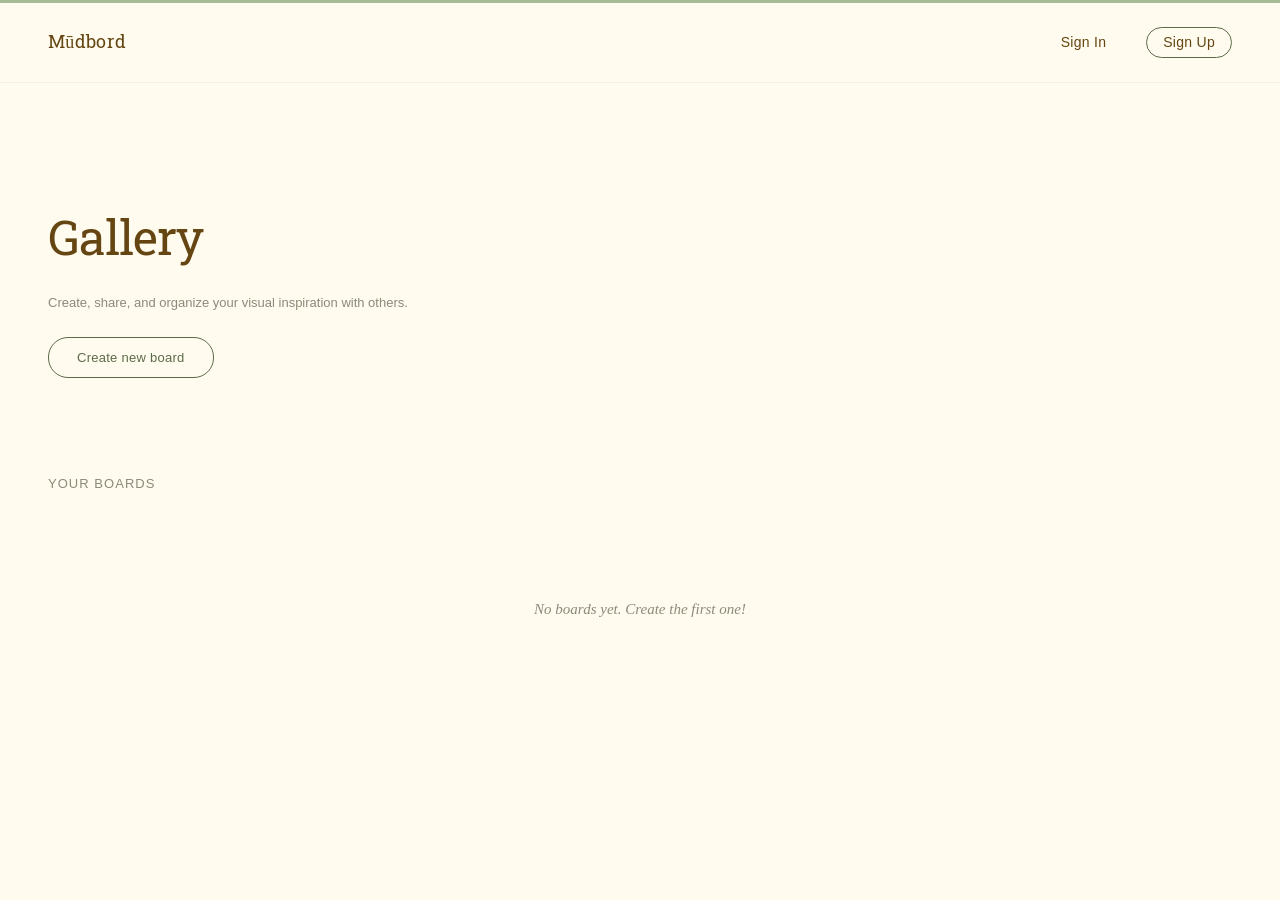
<file: index.html>
<!DOCTYPE html>
<html lang="en">
<head>
    <meta charset="UTF-8">
    <meta name="viewport" content="width=device-width, initial-scale=1.0">
    <title>Mūdbord</title>
    <link rel="preconnect" href="https://fonts.googleapis.com">
    <link rel="preconnect" href="https://fonts.gstatic.com" crossorigin>
    <link href="https://fonts.googleapis.com/css2?family=Battambang&display=swap" rel="stylesheet">
    <link rel="stylesheet" href="css/styles.css">
</head>
<body>
    <header class="header">
        <div class="header__container">
            <a href="index.html" class="header__logo">Mūdbord</a>
            <nav class="header__nav" id="nav">
                <!-- Populated by JS based on auth state -->
            </nav>
        </div>
    </header>

    <main class="main">
        <section class="hero">
            <h1>Gallery</h1>
            <p>Create, share, and organize your visual inspiration with others.</p>
            <button class="btn btn--primary" id="createBoardBtn">Create new board</button>
        </section>

        <section class="gallery">
            <h2>Your boards</h2>
            <div class="gallery__grid" id="boardsGrid">
                <!-- Boards loaded dynamically -->
                <div class="gallery__loading" id="loadingIndicator">Loading...</div>
            </div>
        </section>
    </main>

    <!-- Create Board Modal -->
    <div class="modal" id="createBoardModal" hidden>
        <div class="modal__overlay"></div>
        <div class="modal__content">
            <h2>Name your board</h2>
            <form id="createBoardForm">
                <div class="form-group">
                    <label for="boardName">Board Name</label>
                    <input type="text" id="boardName" name="boardName" required placeholder="Enter board name...">
                </div>
                <div class="modal__actions">
                    <button type="button" class="btn btn--secondary" id="cancelCreateBtn">Cancel</button>
                    <button type="submit" class="btn btn--primary">Create Board</button>
                </div>
            </form>
        </div>
    </div>

    <!-- Auth Required Modal -->
    <div class="modal" id="authRequiredModal" hidden>
        <div class="modal__overlay"></div>
        <div class="modal__content">
            <h2>Sign In Required</h2>
            <p>You need to be signed in to create a board.</p>
            <div class="modal__actions">
                <button type="button" class="btn btn--secondary" id="closeAuthModal">Cancel</button>
                <a href="login.html" class="btn btn--primary">Sign In</a>
            </div>
        </div>
    </div>

    <!-- Rename Board Modal -->
    <div class="modal" id="renameBoardModal" hidden>
        <div class="modal__overlay"></div>
        <div class="modal__content">
            <h2>Rename board</h2>
            <form id="renameBoardForm">
                <div class="form-group">
                    <label for="newBoardName">Board name</label>
                    <input type="text" id="newBoardName" name="newBoardName" required placeholder="Enter new name">
                </div>
                <div class="modal__actions">
                    <button type="button" class="btn btn--secondary" id="cancelRenameBtn">Cancel</button>
                    <button type="submit" class="btn btn--primary">Rename</button>
                </div>
            </form>
        </div>
    </div>

    <!-- Delete Board Modal -->
    <div class="modal" id="deleteBoardModal" hidden>
        <div class="modal__overlay"></div>
        <div class="modal__content">
            <h2>Delete board?</h2>
            <p>This will permanently delete this board and all its images. This action cannot be undone.</p>
            <div class="modal__actions">
                <button type="button" class="btn btn--secondary" id="cancelDeleteBtn">Cancel</button>
                <button type="button" class="btn btn--primary" id="confirmDeleteBtn">Delete</button>
            </div>
        </div>
    </div>

    <script src="js/config.js"></script>
    <script src="js/auth.js"></script>
    <script src="js/boards.js"></script>
    <script src="js/app.js"></script>
</body>
</html>
</file>
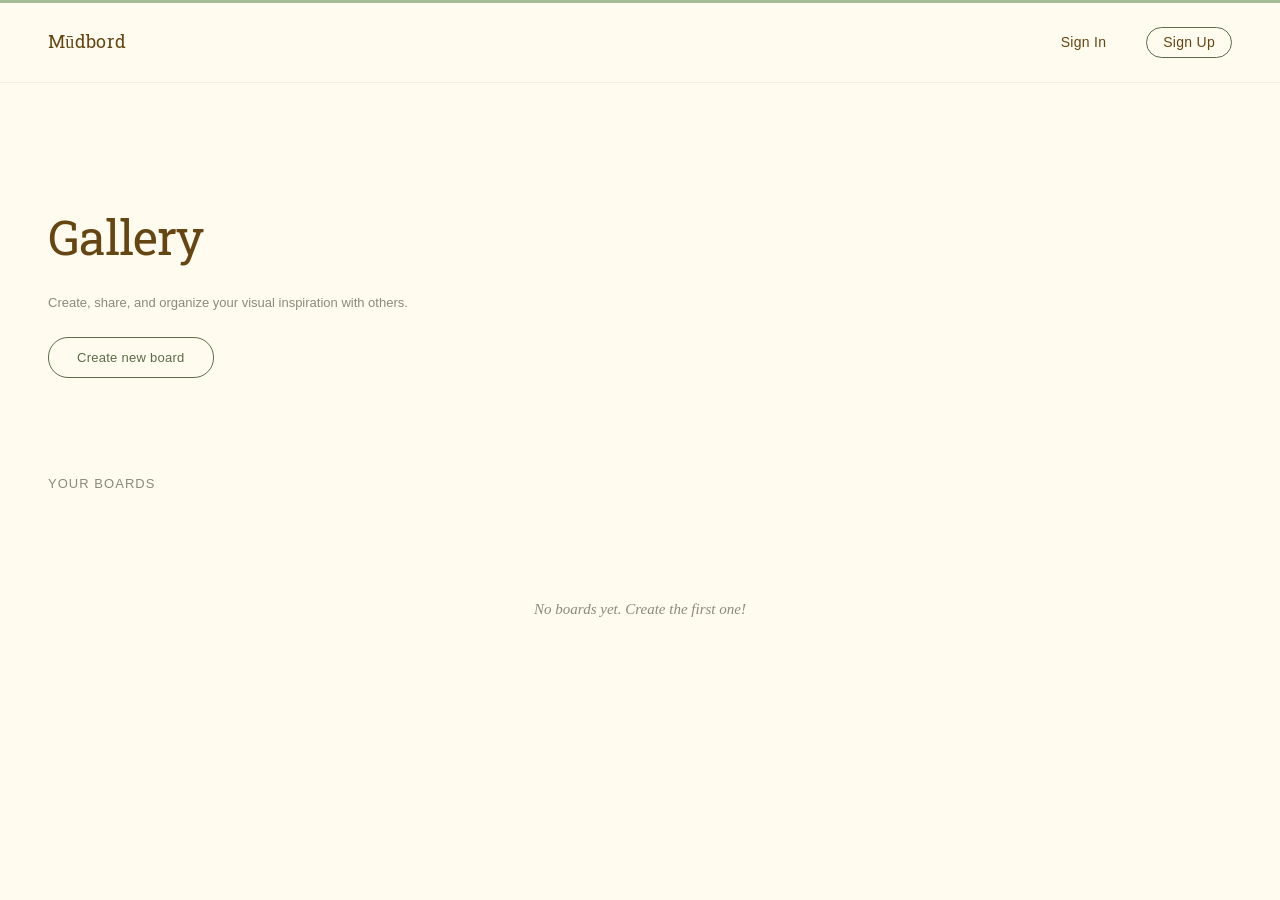
<file: board.html>
<!DOCTYPE html>
<html lang="en">
<head>
    <meta charset="UTF-8">
    <meta name="viewport" content="width=device-width, initial-scale=1.0">
    <title>Board - Mūdbord</title>
    <link rel="preconnect" href="https://fonts.googleapis.com">
    <link rel="preconnect" href="https://fonts.gstatic.com" crossorigin>
    <link href="https://fonts.googleapis.com/css2?family=Battambang&display=swap" rel="stylesheet">
    <link rel="stylesheet" href="css/styles.css">
</head>
<body>
    <header class="header">
        <div class="header__container">
            <a href="index.html" class="header__logo">Mūdbord</a>
            
            <!-- Centered title with add button -->
            <div class="header__title-center">
                <h1 class="header__title" id="boardTitle">Loading...</h1>
                <button class="header__add-btn" id="addImageBtn" title="Add images" hidden>+</button>
                <button class="header__add-btn" id="generateImageBtn" title="Generate AI image" hidden>
                    <svg width="14" height="14" viewBox="0 0 14 14" fill="none" stroke="currentColor" stroke-width="1.3">
                        <path d="M7 1l1.5 3.5L12 6l-3.5 1.5L7 11 5.5 7.5 2 6l3.5-1.5z"/>
                    </svg>
                </button>
                <input type="file" id="fileInput" accept="image/*" multiple hidden>
            </div>
            
            <nav class="header__nav" id="nav">
                <!-- Populated by JS based on auth state -->
            </nav>
        </div>
    </header>

    <main class="board-container">

        <!-- Board Canvas -->
        <div class="board-viewport" id="boardViewport">
            <div class="board" id="board">
                <div class="board__loading" id="boardLoading">Loading images...</div>
                <!-- Images will be added here dynamically -->
            </div>
        </div>
    </main>

    <!-- Canvas Controls -->
    <div class="canvas-controls" id="canvasControls">
        <button class="canvas-controls__btn canvas-controls__edit-only" id="arrangeGridBtn" title="Arrange in grid" hidden>
            <svg width="16" height="16" viewBox="0 0 16 16" fill="currentColor">
                <rect x="1" y="1" width="6" height="6" rx="1"/>
                <rect x="9" y="1" width="6" height="6" rx="1"/>
                <rect x="1" y="9" width="6" height="6" rx="1"/>
                <rect x="9" y="9" width="6" height="6" rx="1"/>
            </svg>
        </button>
        <button class="canvas-controls__btn canvas-controls__edit-only" id="arrangeMosaicBtn" title="Arrange in mosaic" hidden>
            <svg width="16" height="16" viewBox="0 0 16 16" fill="currentColor">
                <rect x="1" y="1" width="6" height="9" rx="1"/>
                <rect x="9" y="1" width="6" height="5" rx="1"/>
                <rect x="1" y="12" width="6" height="3" rx="1"/>
                <rect x="9" y="8" width="6" height="7" rx="1"/>
            </svg>
        </button>
        <div class="canvas-controls__divider canvas-controls__edit-only" id="controlsDivider" hidden></div>
        <span class="canvas-controls__zoom" id="zoomIndicator">100%</span>
    </div>

    <!-- Uploading indicator -->
    <div class="upload-indicator" id="uploadIndicator" hidden>
        <div class="upload-indicator__content">
            <div class="spinner"></div>
            <span>Uploading...</span>
        </div>
    </div>

    <!-- AI Image Generation Modal -->
    <div class="modal" id="generateModal" hidden>
        <div class="modal__overlay" id="generateModalOverlay"></div>
        <div class="modal__content modal__content--generate">
            <h2>Generate Image</h2>
            <form id="generateForm">
                <div class="form-group">
                    <label for="promptInput">Describe the image you want to create</label>
                    <textarea id="promptInput" rows="3" placeholder="A serene mountain landscape at sunset with golden light..." required></textarea>
                </div>
                <div class="form-group">
                    <label for="aspectRatioSelect">Aspect Ratio</label>
                    <select id="aspectRatioSelect">
                        <option value="1024x1024" selected>Square (1:1)</option>
                        <option value="1536x1024">Landscape (3:2)</option>
                        <option value="1024x1536">Portrait (2:3)</option>
                    </select>
                </div>
                <div class="form-error" id="generateError" hidden></div>
                <div class="modal__actions">
                    <button type="button" class="btn btn--secondary" id="cancelGenerateBtn">Cancel</button>
                    <button type="submit" class="btn btn--primary" id="submitGenerateBtn">Generate</button>
                </div>
            </form>
            <div class="generate-loading" id="generateLoading" hidden>
                <div class="spinner spinner--large"></div>
                <p>Creating your image...</p>
                <p class="generate-loading__hint">This may take 10-30 seconds</p>
            </div>
        </div>
    </div>

    <script src="js/config.js"></script>
    <script src="js/auth.js"></script>
    <script src="js/boards.js"></script>
    <script src="js/images.js"></script>
    <script src="js/image-gen.js"></script>
    <script src="js/board-page.js"></script>
</body>
</html>
</file>
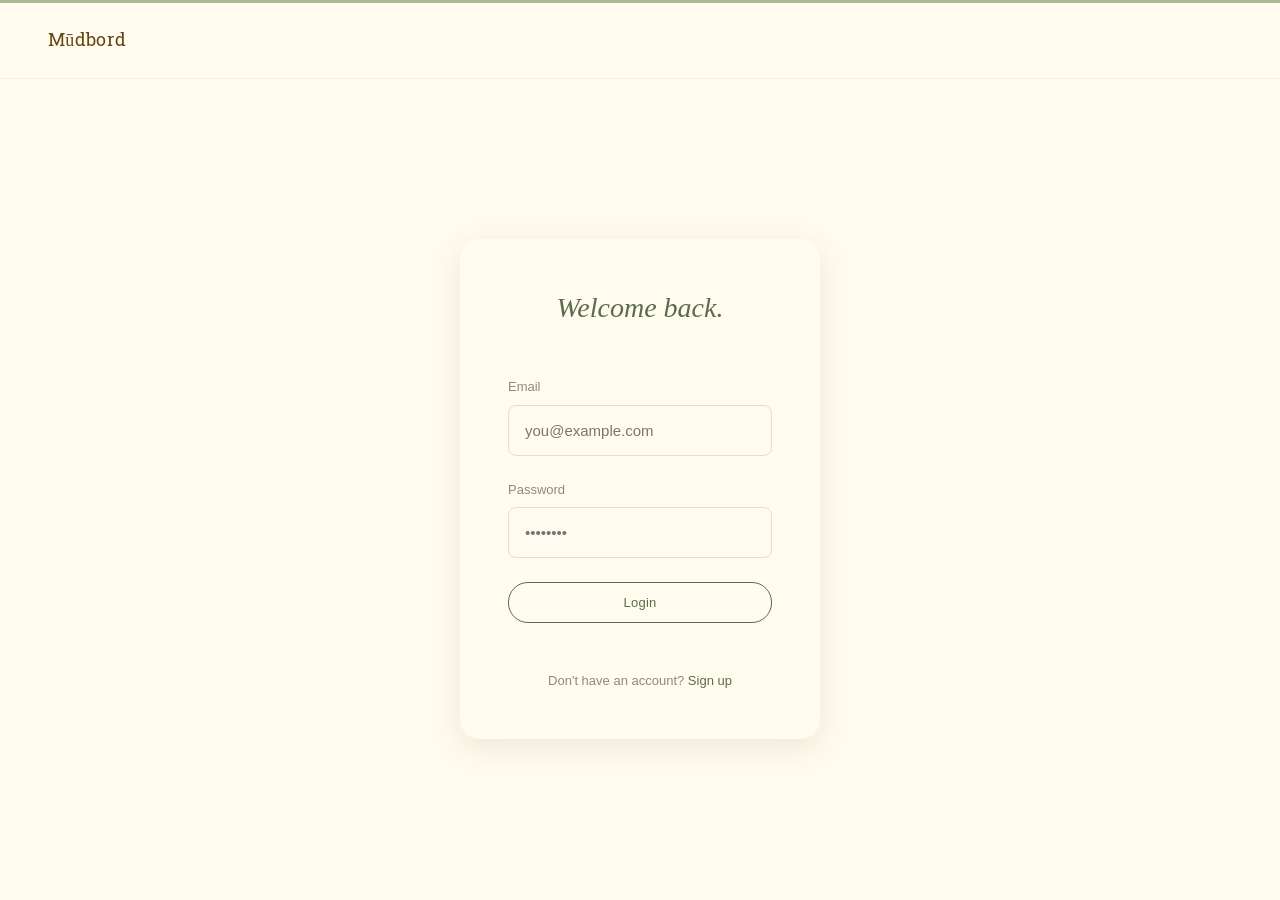
<file: login.html>
<!DOCTYPE html>
<html lang="en">
<head>
    <meta charset="UTF-8">
    <meta name="viewport" content="width=device-width, initial-scale=1.0">
    <title>Login - Mūdbord</title>
    <link rel="preconnect" href="https://fonts.googleapis.com">
    <link rel="preconnect" href="https://fonts.gstatic.com" crossorigin>
    <link href="https://fonts.googleapis.com/css2?family=Battambang&display=swap" rel="stylesheet">
    <link rel="stylesheet" href="css/styles.css">
</head>
<body>
    <header class="header">
        <div class="header__container">
            <a href="index.html" class="header__logo">Mūdbord</a>
        </div>
    </header>

    <main class="auth-page">
        <div class="auth-card">
            <h1>Welcome back.</h1>
            <form id="loginForm" class="auth-form">
                <div class="form-group">
                    <label for="email">Email</label>
                    <input type="email" id="email" name="email" required placeholder="you@example.com">
                </div>
                <div class="form-group">
                    <label for="password">Password</label>
                    <input type="password" id="password" name="password" required placeholder="••••••••">
                </div>
                <div class="form-error" id="formError" hidden></div>
                <button type="submit" class="btn btn--primary btn--full">Login</button>
            </form>
            <p class="auth-card__footer">
                Don't have an account? <a href="signup.html">Sign up</a>
            </p>
        </div>
    </main>

    <script src="js/config.js"></script>
    <script src="js/auth.js"></script>
    <script>
        document.getElementById('loginForm').addEventListener('submit', async (e) => {
            e.preventDefault();
            const email = document.getElementById('email').value;
            const password = document.getElementById('password').value;
            const errorEl = document.getElementById('formError');
            
            errorEl.hidden = true;
            
            const { error } = await signIn(email, password);
            
            if (error) {
                errorEl.textContent = error.message;
                errorEl.hidden = false;
            } else {
                window.location.href = 'index.html';
            }
        });

        // Redirect if already logged in
        (async () => {
            const user = await getCurrentUser();
            if (user) {
                window.location.href = 'index.html';
            }
        })();
    </script>
</body>
</html>
</file>
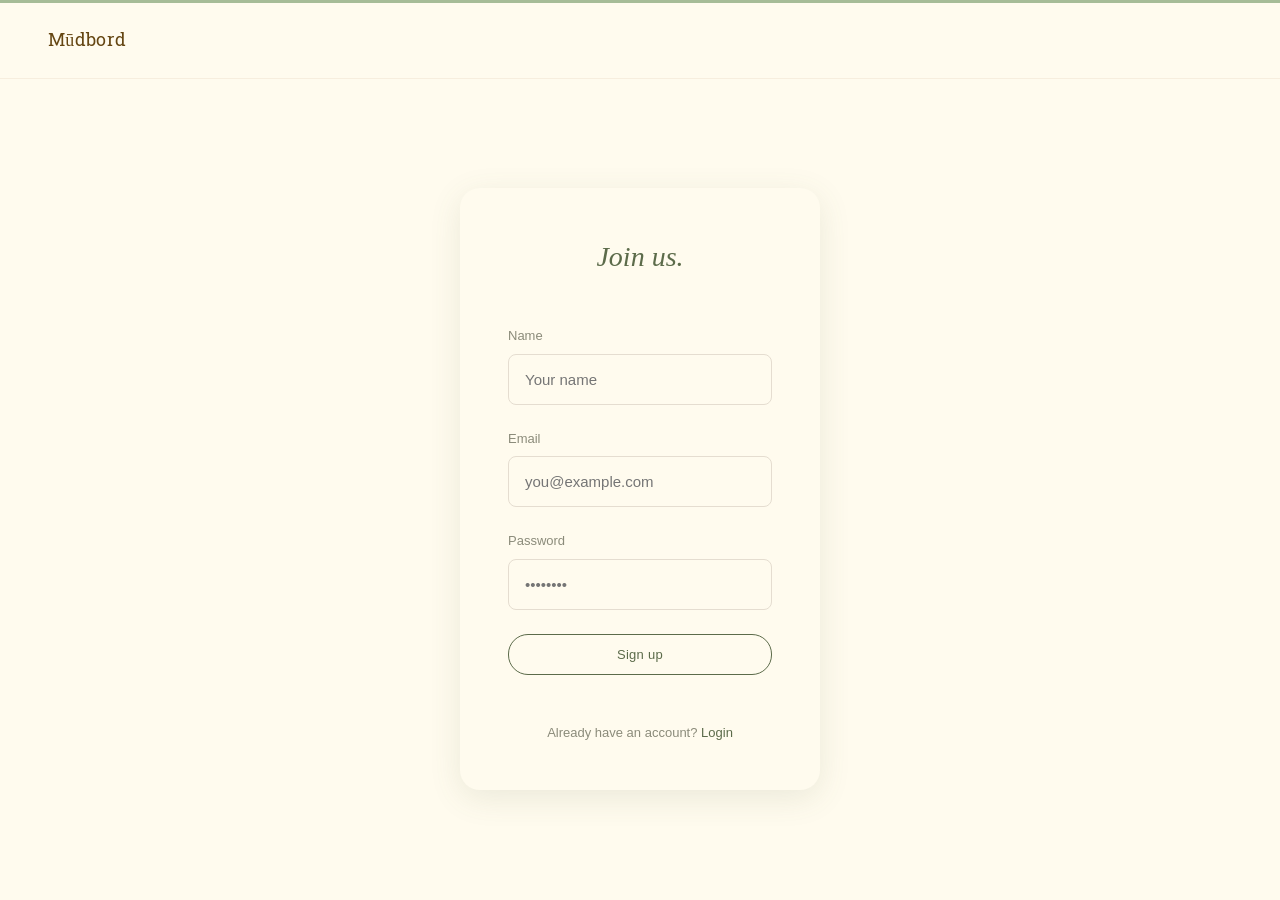
<file: signup.html>
<!DOCTYPE html>
<html lang="en">
<head>
    <meta charset="UTF-8">
    <meta name="viewport" content="width=device-width, initial-scale=1.0">
    <title>Sign Up - Mūdbord</title>
    <link rel="preconnect" href="https://fonts.googleapis.com">
    <link rel="preconnect" href="https://fonts.gstatic.com" crossorigin>
    <link href="https://fonts.googleapis.com/css2?family=Battambang&display=swap" rel="stylesheet">
    <link rel="stylesheet" href="css/styles.css">
</head>
<body>
    <header class="header">
        <div class="header__container">
            <a href="index.html" class="header__logo">Mūdbord</a>
        </div>
    </header>

    <main class="auth-page">
        <div class="auth-card">
            <h1>Join us.</h1>
            <form id="signupForm" class="auth-form">
                <div class="form-group">
                    <label for="displayName">Name</label>
                    <input type="text" id="displayName" name="displayName" required placeholder="Your name">
                </div>
                <div class="form-group">
                    <label for="email">Email</label>
                    <input type="email" id="email" name="email" required placeholder="you@example.com">
                </div>
                <div class="form-group">
                    <label for="password">Password</label>
                    <input type="password" id="password" name="password" required minlength="6" placeholder="••••••••">
                </div>
                <div class="form-error" id="formError" hidden></div>
                <button type="submit" class="btn btn--primary btn--full">Sign up</button>
            </form>
            <p class="auth-card__footer">
                Already have an account? <a href="login.html">Login</a>
            </p>
        </div>
    </main>

    <script src="js/config.js"></script>
    <script src="js/auth.js"></script>
    <script>
        document.getElementById('signupForm').addEventListener('submit', async (e) => {
            e.preventDefault();
            const displayName = document.getElementById('displayName').value;
            const email = document.getElementById('email').value;
            const password = document.getElementById('password').value;
            const errorEl = document.getElementById('formError');
            
            errorEl.hidden = true;
            
            const { error } = await signUp(email, password, displayName);
            
            if (error) {
                errorEl.textContent = error.message;
                errorEl.hidden = false;
            } else {
                window.location.href = 'index.html';
            }
        });

        // Redirect if already logged in
        (async () => {
            const user = await getCurrentUser();
            if (user) {
                window.location.href = 'index.html';
            }
        })();
    </script>
</body>
</html>
</file>
<file: css/styles.css>
/* ==========================================================================
   Moodboard App Styles
   ========================================================================== */

/* CSS Custom Properties */
:root {
    --color-primary: #5c6b4a;
    --color-primary-hover: #4a5a3a;
    --color-secondary: #8b7355;
    --color-secondary-hover: #6d5a44;
    --color-background: #FFFBEE;
    --color-surface: #FFFBEE;
    --color-text: #5c6b4a;
    --color-text-muted: #8b8b7a;
    --color-border: #e5ddd0;
    --color-error: #b85c5c;
    --color-success: #5c7a5c;
    
    --font-family: 'Georgia', 'Times New Roman', serif;
    --font-family-display: 'Battambang', Georgia, serif;
    --font-family-sans: -apple-system, BlinkMacSystemFont, 'Segoe UI', Roboto, sans-serif;
    --font-size-sm: 0.8125rem;
    --font-size-base: 0.9375rem;
    --font-size-lg: 1.125rem;
    --font-size-xl: 1.75rem;
    --font-size-2xl: 2.75rem;
    
    --spacing-xs: 0.25rem;
    --spacing-sm: 0.5rem;
    --spacing-md: 1rem;
    --spacing-lg: 1.5rem;
    --spacing-xl: 3rem;
    --spacing-2xl: 5rem;
    
    --radius-sm: 4px;
    --radius-md: 8px;
    --radius-lg: 20px;
    
    --shadow-sm: none;
    --shadow-md: none;
    --shadow-lg: 0 4px 20px rgba(92, 107, 74, 0.08);
    
    --transition: 0.3s ease;
}

/* Reset */
*, *::before, *::after {
    box-sizing: border-box;
    margin: 0;
    padding: 0;
}

body {
    font-family: var(--font-family);
    font-size: var(--font-size-base);
    color: var(--color-text);
    background-color: var(--color-background);
    line-height: 1.5;
    min-height: 100vh;
}

a {
    color: var(--color-primary);
    text-decoration: none;
}

a:hover {
    text-decoration: underline;
}

img {
    max-width: 100%;
    height: auto;
}

/* ==========================================================================
   Header
   ========================================================================== */

.header {
    background-color: var(--color-background);
    border-top: 3px solid rgb(166, 188, 151);
    border-bottom: 1px solid rgb(247, 238, 222);
    padding: var(--spacing-lg) var(--spacing-xl);
    position: sticky;
    top: 0;
    z-index: 100;
}

.header__container {
    max-width: 1400px;
    margin: 0 auto;
    display: flex;
    align-items: center;
    justify-content: space-between;
    gap: var(--spacing-md);
    position: relative;
}

.header__logo {
    font-family: var(--font-family-display);
    font-size: 18px;
    font-weight: 400;
    color: #654612;
    text-decoration: none;
    letter-spacing: 0.02em;
}

.header__logo:hover {
    text-decoration: none;
}

.header__title {
    font-family: var(--font-family-display);
    font-size: 18px;
    font-weight: 400;
    font-style: normal;
    white-space: nowrap;
    overflow: hidden;
    text-overflow: ellipsis;
    color: #654612;
}

.header__title-center {
    position: absolute;
    left: 50%;
    transform: translateX(-50%);
    display: flex;
    align-items: center;
    gap: var(--spacing-sm);
}

.header__add-btn {
    width: 28px;
    height: 28px;
    border-radius: 50%;
    border: 1px solid var(--color-border);
    background: var(--color-surface);
    color: var(--color-text);
    font-size: var(--font-size-lg);
    font-weight: 300;
    cursor: pointer;
    display: flex;
    align-items: center;
    justify-content: center;
    transition: all var(--transition);
    line-height: 1;
}

.header__add-btn:hover {
    border-color: var(--color-text);
    background: var(--color-background);
}

.header__title-group {
    flex: 1;
    display: flex;
    align-items: center;
    justify-content: center;
    gap: var(--spacing-sm);
}

.header__actions {
    display: flex;
    gap: var(--spacing-xs);
}

.header__actions .btn {
    padding: var(--spacing-xs) var(--spacing-sm);
    font-size: var(--font-size-base);
    opacity: 0.6;
}

.header__actions .btn:hover {
    opacity: 1;
}

.header__nav {
    display: flex;
    align-items: center;
    gap: var(--spacing-lg);
}

.header__nav a {
    font-family: var(--font-family-sans);
    font-size: 14px;
    color: #654612;
    text-decoration: none;
    letter-spacing: 0.02em;
}

.header__nav a:hover {
    text-decoration: underline;
}

.header__user {
    font-family: var(--font-family-sans);
    font-size: 14px;
    color: #654612;
}

/* ==========================================================================
   Buttons
   ========================================================================== */

.btn {
    display: inline-flex;
    align-items: center;
    justify-content: center;
    gap: var(--spacing-sm);
    padding: 0.75rem 1.75rem;
    font-family: var(--font-family-sans);
    font-size: var(--font-size-sm);
    font-weight: 400;
    border-radius: var(--radius-lg);
    border: 1px solid var(--color-text);
    cursor: pointer;
    transition: all var(--transition);
    text-decoration: none;
    letter-spacing: 0.02em;
}

.btn:hover {
    text-decoration: none;
}

.btn--primary {
    background-color: transparent;
    color: var(--color-text);
    border-color: var(--color-text);
}

.btn--primary:hover {
    background-color: var(--color-text);
    color: var(--color-background);
}

.btn--secondary {
    background-color: transparent;
    color: var(--color-text);
    border-color: var(--color-border);
}

.btn--secondary:hover {
    border-color: var(--color-text);
}

.btn--ghost {
    background-color: transparent;
    color: #654612;
    border: none;
    font-family: var(--font-family-sans);
    font-size: 14px;
}

.btn--ghost:hover {
    opacity: 0.6;
}

.btn--full {
    width: 100%;
}

.btn--sm {
    padding: var(--spacing-xs) var(--spacing-md);
}

.btn--ghost.btn--sm {
    font-size: 14px;
}

/* ==========================================================================
   Main Content
   ========================================================================== */

.main {
    max-width: 1400px;
    margin: 0 auto;
    padding: var(--spacing-xl) var(--spacing-xl);
}

/* Hero Section */
.hero {
    text-align: left;
    padding: var(--spacing-2xl) 0 var(--spacing-xl);
    max-width: 500px;
}

.hero h1 {
    font-family: var(--font-family-display);
    font-size: 3rem;
    font-weight: 400;
    font-style: normal;
    margin-bottom: var(--spacing-lg);
    line-height: 1.2;
    letter-spacing: -0.02em;
    color: #654612;
}

.hero p {
    font-family: var(--font-family-sans);
    color: var(--color-text-muted);
    margin-bottom: var(--spacing-lg);
    font-size: var(--font-size-sm);
    line-height: 1.6;
    display: block;
}

/* Gallery */
.gallery {
    margin-top: var(--spacing-xl);
}

.gallery h2 {
    font-family: var(--font-family-sans);
    font-size: var(--font-size-sm);
    font-weight: 400;
    text-transform: uppercase;
    letter-spacing: 0.08em;
    margin-bottom: var(--spacing-lg);
    color: var(--color-text-muted);
}

.gallery__grid {
    display: grid;
    grid-template-columns: repeat(auto-fill, minmax(320px, 1fr));
    gap: var(--spacing-xl);
}

.gallery__loading {
    grid-column: 1 / -1;
    text-align: center;
    font-family: var(--font-family);
    font-style: italic;
    color: var(--color-text-muted);
    padding: var(--spacing-2xl);
}

/* Board Card */
.board-card {
    background-color: transparent;
    border-radius: var(--radius-md);
    overflow: hidden;
    box-shadow: none;
    transition: all var(--transition);
    cursor: pointer;
    text-decoration: none;
    display: block;
    color: inherit;
}

.board-card:hover {
    box-shadow: none;
    transform: none;
    text-decoration: none;
}

.board-card:hover .board-card__image img {
    transform: scale(1.02);
}

.board-card__image {
    width: 100%;
    height: 240px;
    background-color: #ebe6dc;
    display: flex;
    align-items: center;
    justify-content: center;
    overflow: hidden;
    margin-bottom: var(--spacing-md);
    border-radius: var(--radius-md);
}

.board-card__image img {
    width: 100%;
    height: 100%;
    object-fit: cover;
    transition: transform var(--transition);
}

.board-card__placeholder {
    font-size: 2rem;
    opacity: 0.2;
}

.board-card__content {
    padding: 0;
}

.board-card__link {
    display: block;
    text-decoration: none;
    color: inherit;
}

.board-card__title-row {
    display: flex;
    align-items: center;
    justify-content: space-between;
    gap: var(--spacing-sm);
}

.board-card__title {
    font-family: var(--font-family-display);
    font-size: var(--font-size-base);
    font-weight: 400;
    margin-bottom: var(--spacing-xs);
    color: #654612;
}

.board-card__actions {
    display: flex;
    gap: var(--spacing-xs);
    opacity: 0;
    transition: opacity var(--transition);
}

.board-card:hover .board-card__actions {
    opacity: 1;
}

.board-card__action {
    background: none;
    border: none;
    padding: var(--spacing-xs);
    cursor: pointer;
    color: var(--color-text-muted);
    opacity: 0.6;
    transition: opacity var(--transition);
    display: flex;
    align-items: center;
    justify-content: center;
}

.board-card__action:hover {
    opacity: 1;
    color: #654612;
}

.board-card__meta {
    font-family: var(--font-family-sans);
    font-size: var(--font-size-sm);
    color: var(--color-text-muted);
}

/* ==========================================================================
   Modal
   ========================================================================== */

.modal {
    position: fixed;
    inset: 0;
    z-index: 200;
    display: flex;
    align-items: center;
    justify-content: center;
    padding: var(--spacing-lg);
}

.modal[hidden] {
    display: none;
}

.modal__overlay {
    position: absolute;
    inset: 0;
    background-color: rgba(247, 243, 235, 0.95);
}

.modal__content {
    position: relative;
    background-color: var(--color-surface);
    border-radius: var(--radius-lg);
    padding: var(--spacing-xl);
    max-width: 360px;
    width: 100%;
    box-shadow: 0 8px 32px rgba(92, 107, 74, 0.12);
}

.modal__content--generate {
    max-width: 440px;
}

.modal__content h2 {
    font-family: var(--font-family);
    font-size: var(--font-size-xl);
    font-weight: 400;
    font-style: italic;
    margin-bottom: var(--spacing-xl);
    text-align: center;
}

.modal__content p {
    font-family: var(--font-family-sans);
    font-size: var(--font-size-sm);
    color: var(--color-text-muted);
    text-align: center;
    margin-bottom: var(--spacing-lg);
}

.modal__actions {
    display: flex;
    gap: var(--spacing-md);
    justify-content: center;
    margin-top: var(--spacing-xl);
}

/* ==========================================================================
   Form Elements
   ========================================================================== */

.form-group {
    margin-bottom: var(--spacing-lg);
}

.form-group label {
    display: block;
    font-family: var(--font-family-sans);
    font-size: var(--font-size-sm);
    font-weight: 400;
    margin-bottom: var(--spacing-sm);
    color: var(--color-text-muted);
}

.form-group input,
.form-group textarea,
.form-group select {
    width: 100%;
    padding: var(--spacing-md);
    border: 1px solid var(--color-border);
    border-radius: var(--radius-md);
    font-size: var(--font-size-base);
    font-family: var(--font-family-sans);
    background-color: var(--color-surface);
    transition: border-color var(--transition);
    color: var(--color-text);
}

.form-group input:focus,
.form-group textarea:focus,
.form-group select:focus {
    outline: none;
    border-color: var(--color-text);
}

.form-error {
    background-color: #fdf6f4;
    color: var(--color-error);
    padding: var(--spacing-md);
    border-radius: var(--radius-md);
    margin-bottom: var(--spacing-md);
    font-family: var(--font-family-sans);
    font-size: var(--font-size-sm);
}

/* ==========================================================================
   Auth Pages
   ========================================================================== */

.auth-page {
    min-height: calc(100vh - 80px);
    display: flex;
    align-items: center;
    justify-content: center;
    padding: var(--spacing-xl);
    background-color: var(--color-background);
}

.auth-card {
    background-color: var(--color-surface);
    border-radius: var(--radius-lg);
    padding: var(--spacing-xl);
    max-width: 360px;
    width: 100%;
    box-shadow: 0 8px 32px rgba(92, 107, 74, 0.12);
}

.auth-card h1 {
    font-family: var(--font-family);
    font-size: var(--font-size-xl);
    font-weight: 400;
    font-style: italic;
    margin-bottom: var(--spacing-xl);
    text-align: center;
}

.auth-card__footer {
    text-align: center;
    margin-top: var(--spacing-xl);
    color: var(--color-text-muted);
    font-family: var(--font-family-sans);
    font-size: var(--font-size-sm);
}

/* ==========================================================================
   Board Page
   ========================================================================== */

.board-container {
    height: calc(100vh - 65px);
    display: flex;
    flex-direction: column;
    overflow: hidden;
}

.upload-zone {
    background-color: var(--color-background);
    border-bottom: none;
    padding: var(--spacing-md) var(--spacing-xl);
}

.upload-zone__content {
    display: flex;
    align-items: center;
    justify-content: center;
    gap: var(--spacing-sm);
    padding: var(--spacing-lg);
    border: 1px dashed var(--color-border);
    border-radius: var(--radius-md);
    color: var(--color-text-muted);
    font-family: var(--font-family-sans);
    font-size: var(--font-size-sm);
    transition: all var(--transition);
}

.upload-zone__content.drag-over {
    border-color: var(--color-text);
    background-color: rgba(92, 107, 74, 0.05);
}

.upload-zone__icon {
    font-size: var(--font-size-lg);
}

.upload-zone__link {
    color: var(--color-text);
    cursor: pointer;
    text-decoration: underline;
}

.upload-zone__link:hover {
    opacity: 0.6;
}

/* Board Canvas */
.board-viewport {
    flex: 1;
    position: relative;
    overflow: hidden;
    background-color: var(--color-background);
    cursor: grab;
}

.board-viewport:active {
    cursor: grabbing;
}

.board-viewport.panning {
    cursor: grabbing;
}

.board {
    position: absolute;
    width: 20000px;
    height: 20000px;
    background-color: var(--color-background);
    transform-origin: 0 0;
    transition: none;
    box-sizing: border-box;
}

.board__loading {
    position: absolute;
    inset: 0;
    display: flex;
    align-items: center;
    justify-content: center;
    font-family: var(--font-family);
    font-style: italic;
    color: var(--color-text-muted);
}

/* Board Image */
.board-image {
    position: absolute;
    cursor: grab;
    background-color: transparent;
    border-radius: 0;
    box-shadow: none;
    overflow: hidden;
    transition: box-shadow var(--transition);
}

.board-image:hover {
    box-shadow: var(--shadow-lg);
}

.board-image.dragging {
    cursor: grabbing;
    box-shadow: var(--shadow-lg);
    z-index: 1000 !important;
}

.board-image img {
    display: block;
    width: 100%;
    height: 100%;
    object-fit: contain;
}

.board-image__info {
    position: absolute;
    bottom: 0;
    left: 0;
    right: 0;
    background: linear-gradient(transparent, rgba(0, 0, 0, 0.7));
    color: white;
    padding: var(--spacing-md);
    font-size: var(--font-size-sm);
    opacity: 0;
    transition: opacity var(--transition);
}

.board-image:hover .board-image__info {
    opacity: 1;
}

.board-image__delete {
    position: absolute;
    top: var(--spacing-xs);
    right: var(--spacing-xs);
    background-color: rgba(255, 255, 255, 0.9);
    color: var(--color-text);
    border: none;
    border-radius: 50%;
    width: 24px;
    height: 24px;
    cursor: pointer;
    opacity: 0;
    transition: opacity var(--transition);
    display: flex;
    align-items: center;
    justify-content: center;
    font-size: 14px;
}

.board-image:hover .board-image__delete {
    opacity: 1;
}

.board-image__delete:hover {
    background-color: var(--color-error);
    color: white;
}

/* Thumbnail Button */
.board-image__thumbnail {
    position: absolute;
    top: var(--spacing-xs);
    left: var(--spacing-xs);
    background-color: rgba(255, 255, 255, 0.9);
    color: var(--color-text);
    border: none;
    border-radius: 50%;
    width: 24px;
    height: 24px;
    cursor: pointer;
    opacity: 0;
    transition: opacity var(--transition);
    display: flex;
    align-items: center;
    justify-content: center;
    font-size: 12px;
}

.board-image:hover .board-image__thumbnail {
    opacity: 1;
}

.board-image__thumbnail:hover {
    background-color: #654612;
    color: #FFFBEE;
}

.board-image__thumbnail--active {
    opacity: 1;
    background-color: #654612;
    color: #FFFBEE;
}

/* Resize Handle */
.board-image__resize {
    position: absolute;
    bottom: 0;
    right: 0;
    width: 20px;
    height: 20px;
    cursor: nwse-resize;
    opacity: 0;
    transition: opacity var(--transition);
    display: flex;
    align-items: center;
    justify-content: center;
}

.board-image__resize::before {
    content: '';
    width: 12px;
    height: 12px;
    border-right: 2px solid rgba(255, 255, 255, 0.8);
    border-bottom: 2px solid rgba(255, 255, 255, 0.8);
    background: linear-gradient(135deg, transparent 50%, rgba(0, 0, 0, 0.3) 50%);
    border-radius: 0 0 var(--radius-md) 0;
}

.board-image:hover .board-image__resize {
    opacity: 1;
}

.board-image.resizing {
    cursor: nwse-resize;
}

/* Canvas Controls */
.canvas-controls {
    position: fixed;
    bottom: var(--spacing-lg);
    right: var(--spacing-lg);
    background-color: var(--color-surface);
    border: 1px solid var(--color-border);
    border-radius: 8px;
    padding: var(--spacing-xs);
    display: flex;
    align-items: center;
    gap: var(--spacing-xs);
    z-index: 150;
}

.canvas-controls__btn {
    width: 32px;
    height: 32px;
    border: none;
    background: transparent;
    border-radius: 8px;
    cursor: pointer;
    display: flex;
    align-items: center;
    justify-content: center;
    color: var(--color-text-muted);
    transition: all var(--transition);
}

.canvas-controls__btn:hover {
    background-color: var(--color-background);
    color: var(--color-text);
}

.canvas-controls__divider {
    width: 1px;
    height: 20px;
    background-color: var(--color-border);
    margin: 0 var(--spacing-xs);
}

.canvas-controls__zoom {
    font-family: var(--font-family-sans);
    font-size: var(--font-size-sm);
    color: var(--color-text-muted);
    padding: 0 var(--spacing-sm);
    user-select: none;
}

/* Upload Indicator */
.upload-indicator {
    position: fixed;
    bottom: var(--spacing-lg);
    right: calc(var(--spacing-lg) + 80px);
    background-color: var(--color-surface);
    border-radius: var(--radius-md);
    padding: var(--spacing-md) var(--spacing-lg);
    box-shadow: var(--shadow-lg);
    z-index: 200;
}

.upload-indicator[hidden] {
    display: none;
}

.upload-indicator__content {
    display: flex;
    align-items: center;
    gap: var(--spacing-md);
}

/* Spinner */
.spinner {
    width: 20px;
    height: 20px;
    border: 2px solid var(--color-border);
    border-top-color: var(--color-primary);
    border-radius: 50%;
    animation: spin 0.8s linear infinite;
}

@keyframes spin {
    to {
        transform: rotate(360deg);
    }
}

/* Generate Loading State */
.generate-loading {
    display: flex;
    flex-direction: column;
    align-items: center;
    gap: var(--spacing-md);
    padding: var(--spacing-xl) 0;
}

.generate-loading p {
    font-family: var(--font-family-sans);
    font-size: var(--font-size-base);
    color: var(--color-text);
    margin: 0;
}

.generate-loading__hint {
    font-size: var(--font-size-sm) !important;
    color: var(--color-text-muted) !important;
}

.spinner--large {
    width: 40px;
    height: 40px;
    border-width: 3px;
}

/* ==========================================================================
   Responsive
   ========================================================================== */

@media (max-width: 768px) {
    .header__container {
        flex-wrap: wrap;
    }
    
    .header__title {
        order: 3;
        width: 100%;
        text-align: left;
        margin-top: var(--spacing-sm);
    }
    
    .hero h1 {
        font-size: 2rem;
    }
    
    .gallery__grid {
        grid-template-columns: 1fr;
    }
    
    .main {
        padding: var(--spacing-lg);
    }
}
</file>
